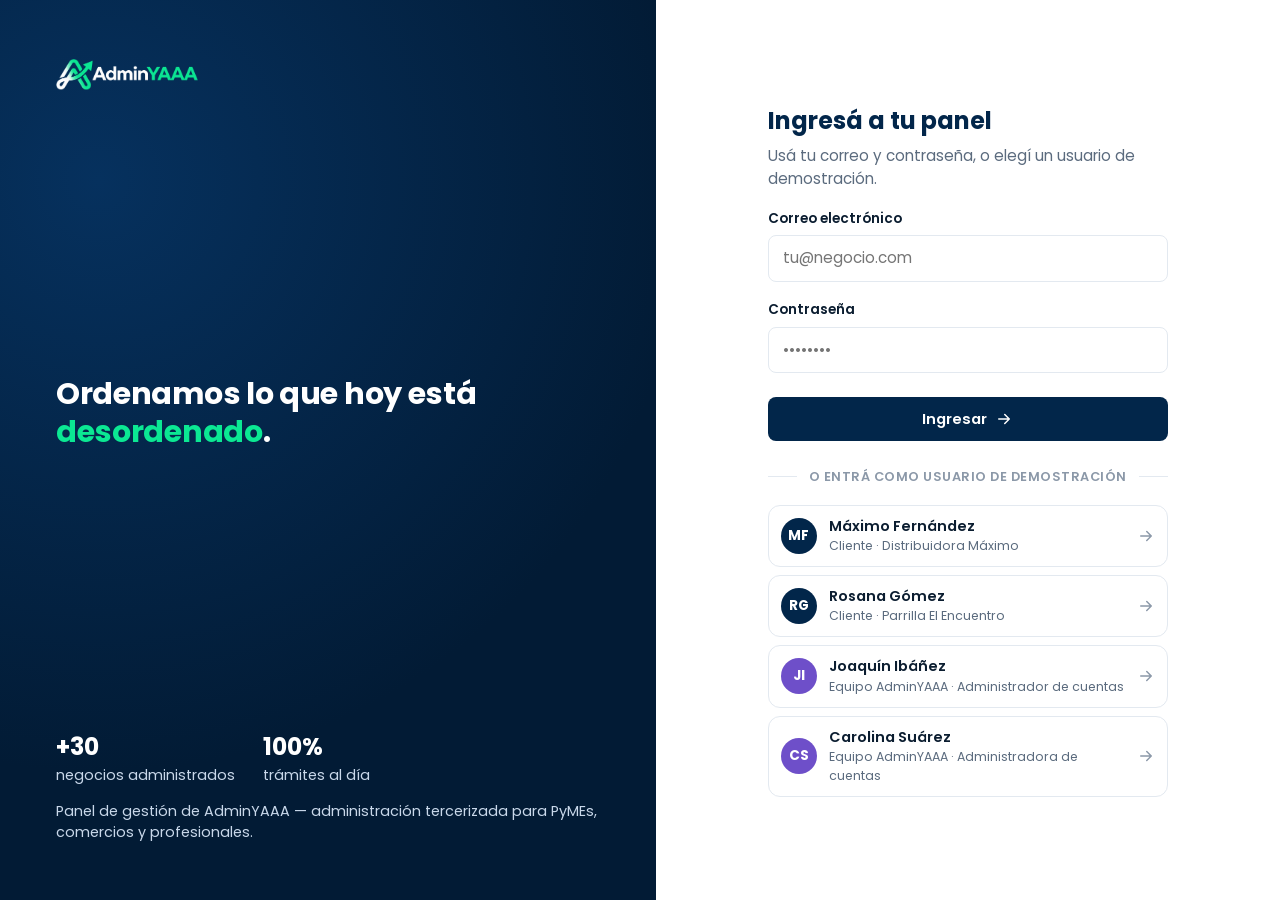
<file: index.html>
<!DOCTYPE html>
<html lang="es-AR">
<head>
<meta charset="utf-8">
<meta name="viewport" content="width=device-width, initial-scale=1, viewport-fit=cover">
<title>Ingresar | Panel AdminYAAA</title>
<meta name="robots" content="noindex, nofollow">
<link rel="icon" type="image/png" sizes="32x32" href="assets/img/favicon-32.png">
<link rel="stylesheet" href="assets/css/app.css?v=2">
</head>
<body>

<svg width="0" height="0" style="position:absolute" aria-hidden="true" focusable="false">
  <symbol id="i-arrow-right" viewBox="0 0 24 24"><path d="M5 12h14M13 6l6 6-6 6"/></symbol>
  <symbol id="i-lock" viewBox="0 0 24 24"><rect x="4" y="10" width="16" height="10" rx="2"/><path d="M8 10V7a4 4 0 0 1 8 0v3"/></symbol>
  <symbol id="i-mail" viewBox="0 0 24 24"><rect x="3" y="5" width="18" height="14" rx="2"/><path d="M3 7l9 6 9-6"/></symbol>
  <symbol id="i-alert" viewBox="0 0 24 24"><path d="M12 9v4M12 17h.01"/><path d="M10.3 3.9 2.5 18a1.5 1.5 0 0 0 1.3 2.2h16.4a1.5 1.5 0 0 0 1.3-2.2L13.7 3.9a1.5 1.5 0 0 0-2.6 0Z"/></symbol>
</svg>

<div class="login-page">
  <aside class="login-side">
    <div class="login-side-logo"><img src="assets/img/adminyaaa-logo-dark.png" alt="AdminYAAA"></div>
    <p class="login-side-quote">Ordenamos lo que hoy está <span>desordenado</span>.</p>
    <div class="login-side-foot">
      <div class="login-side-stats">
        <div><b>+30</b>negocios administrados</div>
        <div><b>100%</b>trámites al día</div>
      </div>
      <p>Panel de gestión de AdminYAAA — administración tercerizada para PyMEs, comercios y profesionales.</p>
    </div>
  </aside>

  <main class="login-main">
    <div class="login-card">
      <div class="login-logo-mobile"><img src="assets/img/adminyaaa-logo-dark.png" alt="AdminYAAA" style="filter:invert(1) brightness(0.2)"></div>
      <h1>Ingresá a tu panel</h1>
      <p class="sub">Usá tu correo y contraseña, o elegí un usuario de demostración.</p>

      <form id="login-form" novalidate>
        <div class="field" id="field-email">
          <label for="email">Correo electrónico</label>
          <input type="email" id="email" name="email" placeholder="tu@negocio.com" autocomplete="username">
          <p class="field-error">Ingresá un correo válido.</p>
        </div>
        <div class="field" id="field-pass">
          <label for="pass">Contraseña</label>
          <input type="password" id="pass" name="pass" placeholder="••••••••" autocomplete="current-password">
          <p class="field-error">Ingresá tu contraseña.</p>
        </div>
        <div class="login-error" id="login-error"><svg class="i" aria-hidden="true"><use href="#i-alert"/></svg><span>No pudimos encontrar ese usuario. Probá con uno de los accesos de demostración.</span></div>
        <div class="login-submit">
          <button class="btn btn--primary btn--block" type="submit">Ingresar<svg class="i" aria-hidden="true"><use href="#i-arrow-right"/></svg></button>
        </div>
      </form>

      <div class="login-divider">o entrá como usuario de demostración</div>
      <div class="demo-users" id="demo-users"></div>
    </div>
  </main>
</div>

<script src="assets/js/data.js?v=2"></script>
<script>
  /* Cuentas de demostración fijas (mismas que carga server/seed.py la primera vez).
     La contraseña de demo es real: pasa por /api/login como cualquier otra. */
  const DEMO_PASSWORD = 'adminyaaa2026';
  const DEMO_USERS = [
    { email: 'maximo@distribuidoramaximo.com.ar', nombre: 'Máximo Fernández', iniciales: 'MF', role: 'client', empresaNombre: 'Distribuidora Máximo' },
    { email: 'rosana@parrillaelencuentro.com.ar', nombre: 'Rosana Gómez', iniciales: 'RG', role: 'client', empresaNombre: 'Parrilla El Encuentro' },
    { email: 'joaquin@adminyaaa.com.ar', nombre: 'Joaquín Ibáñez', iniciales: 'JI', role: 'employee', cargo: 'Administrador de cuentas' },
    { email: 'carolina@adminyaaa.com.ar', nombre: 'Carolina Suárez', iniciales: 'CS', role: 'employee', cargo: 'Administradora de cuentas' },
  ];

  const demoWrap = document.getElementById('demo-users');
  DEMO_USERS.forEach(u => {
    const btn = document.createElement('button');
    btn.type = 'button';
    btn.className = 'demo-user-btn';
    btn.dataset.role = u.role;
    btn.innerHTML = `
      <span class="demo-user-avatar">${u.iniciales}</span>
      <span class="demo-user-info">
        <span class="demo-user-name">${u.nombre}</span>
        <span class="demo-user-role">${u.role === 'client' ? 'Cliente · ' + u.empresaNombre : 'Equipo AdminYAAA · ' + u.cargo}</span>
      </span>
      <svg class="i" aria-hidden="true"><use href="#i-arrow-right"/></svg>`;
    btn.addEventListener('click', () => doLogin(u.email, DEMO_PASSWORD));
    demoWrap.appendChild(btn);
  });

  const form = document.getElementById('login-form');
  const errBox = document.getElementById('login-error');
  const submitBtn = form.querySelector('button[type="submit"]');

  async function doLogin(email, password) {
    errBox.classList.remove('is-visible');
    submitBtn.disabled = true;
    const res = await AyData.login(email, password);
    if (!res.ok) {
      errBox.querySelector('span').textContent = res.error;
      errBox.classList.add('is-visible');
      submitBtn.disabled = false;
      return;
    }
    window.location.href = 'panel.html#/dashboard';
  }

  form.addEventListener('submit', (e) => {
    e.preventDefault();
    const email = document.getElementById('email').value.trim().toLowerCase();
    const pass = document.getElementById('pass').value;
    document.getElementById('field-email').classList.toggle('has-error', !email);
    document.getElementById('field-pass').classList.toggle('has-error', !pass);
    if (!email || !pass) return;
    doLogin(email, pass);
  });
</script>
</body>
</html>
</file>
<file: assets/css/app.css>
/* ==========================================================================
   AdminYAAA — Panel (app)
   Sistema de diseño SaaS B2B propio, derivado de la identidad de marca
   (azul marino + verde) pero pensado para pantallas de trabajo: alta
   densidad de información, jerarquía clara, dos experiencias distintas
   (cliente / empleado) sobre una misma base de componentes.
   ========================================================================== */

@font-face { font-family: "Poppins"; font-style: normal; font-weight: 400; font-display: swap; src: url("../fonts/poppins-400.woff2") format("woff2"); }
@font-face { font-family: "Poppins"; font-style: normal; font-weight: 500; font-display: swap; src: url("../fonts/poppins-500.woff2") format("woff2"); }
@font-face { font-family: "Poppins"; font-style: normal; font-weight: 600; font-display: swap; src: url("../fonts/poppins-600.woff2") format("woff2"); }
@font-face { font-family: "Poppins"; font-style: normal; font-weight: 700; font-display: swap; src: url("../fonts/poppins-700.woff2") format("woff2"); }

:root {
  --navy: #02264A;
  --navy-deep: #021B35;
  --navy-2: #06315E;
  --green: #0BE893;
  --green-hover: #4AF2B0;

  --ink: #0B1D30;
  --ink-muted: #5B6B7E;
  --ink-faint: #8B98A8;
  --line: #E3E9F0;
  --line-soft: #EEF2F7;
  --surface: #FFFFFF;
  --surface-alt: #F5F8FB;
  --bg: #F1F4F9;

  --amber: #B9770E;
  --amber-bg: #FDF2DD;
  --blue: #1D5FBF;
  --blue-bg: #E7EFFD;
  --red: #C23B3B;
  --red-bg: #FBE9E9;
  --green-d: #0A7A4C;
  --green-bg: #E4FAF1;
  --violet: #6E4FC9;
  --violet-bg: #EFE9FB;

  --r-sm: 8px;
  --r: 12px;
  --r-lg: 18px;
  --shadow-sm: 0 1px 2px rgba(9, 30, 66, 0.06);
  --shadow: 0 4px 16px rgba(9, 30, 66, 0.08);
  --shadow-lg: 0 12px 32px rgba(9, 30, 66, 0.16);
  --font: "Poppins", "Segoe UI", system-ui, -apple-system, Roboto, Arial, sans-serif;
  --sidebar-w: 248px;
  --topbar-h: 68px;
  --transition: 150ms ease;
}

/* ---------- Reset base ---------- */
*, *::before, *::after { box-sizing: border-box; }
html { -webkit-text-size-adjust: 100%; }
body {
  margin: 0;
  font-family: var(--font);
  font-size: 15px;
  line-height: 1.5;
  color: var(--ink);
  background: var(--bg);
}
img, svg { display: block; max-width: 100%; }
h1, h2, h3, h4, p, ul, ol, dl, dd { margin: 0; }
ul, ol { padding: 0; list-style: none; }
a { color: inherit; text-decoration: none; }
button { font: inherit; color: inherit; background: none; border: none; cursor: pointer; }
input, select, textarea { font: inherit; color: inherit; }
:focus-visible { outline: 3px solid var(--blue); outline-offset: 2px; border-radius: 6px; }
.sr-only { position: absolute; width: 1px; height: 1px; margin: -1px; padding: 0; overflow: hidden; clip: rect(0 0 0 0); white-space: nowrap; border: 0; }

.i { width: 18px; height: 18px; flex: none; fill: none; stroke: currentColor; stroke-width: 2; stroke-linecap: round; stroke-linejoin: round; }
.i--sm { width: 15px; height: 15px; }
.i--lg { width: 24px; height: 24px; }

/* ==========================================================================
   LOGIN
   ========================================================================== */
.login-page {
  min-height: 100vh;
  display: grid;
  grid-template-columns: minmax(0, 1fr);
  background: var(--navy);
}
@media (min-width: 900px) {
  .login-page { grid-template-columns: minmax(0, 1.05fr) minmax(0, 1fr); }
}
.login-side {
  display: none;
  position: relative;
  background: radial-gradient(circle at 15% 20%, var(--navy-2), var(--navy-deep) 65%);
  color: #fff;
  padding: 56px;
  flex-direction: column;
  justify-content: space-between;
}
@media (min-width: 900px) { .login-side { display: flex; } }
.login-side-logo img { height: 40px; }
.login-side-quote { font-size: 1.9rem; font-weight: 700; line-height: 1.25; max-width: 20em; letter-spacing: -0.01em; }
.login-side-quote span { color: var(--green); }
.login-side-foot { display: flex; flex-direction: column; gap: 14px; color: #C9D8EA; font-size: 0.9rem; }
.login-side-stats { display: flex; gap: 28px; }
.login-side-stats b { display: block; font-size: 1.5rem; color: #fff; }

.login-main {
  display: flex; align-items: center; justify-content: center;
  padding: 32px 20px; background: var(--surface);
}
.login-card { width: 100%; max-width: 400px; }
.login-logo-mobile { display: flex; margin-bottom: 28px; }
.login-logo-mobile img { height: 34px; }
@media (min-width: 900px) { .login-logo-mobile { display: none; } }
.login-card h1 { font-size: 1.5rem; font-weight: 700; color: var(--navy); }
.login-card .sub { margin-top: 6px; color: var(--ink-muted); font-size: 0.95rem; }

.field { margin-top: 18px; }
.field label { display: block; font-size: 0.85rem; font-weight: 600; color: var(--ink); margin-bottom: 6px; }
.field input, .field select, .field textarea {
  width: 100%; padding: 11px 14px; border-radius: var(--r-sm);
  border: 1.5px solid var(--line); background: var(--surface);
  font-size: 0.95rem; transition: border-color var(--transition);
}
.field input:focus, .field select:focus, .field textarea:focus { border-color: var(--navy); outline: none; box-shadow: 0 0 0 3px rgba(2,38,74,0.1); }
.field-error { margin-top: 6px; font-size: 0.82rem; color: var(--red); display: none; }
.field.has-error input { border-color: var(--red); }
.field.has-error .field-error { display: block; }

.btn {
  display: inline-flex; align-items: center; justify-content: center; gap: 8px;
  height: 44px; padding: 0 20px; border-radius: var(--r-sm);
  font-weight: 600; font-size: 0.92rem; cursor: pointer; border: 1.5px solid transparent;
  transition: background-color var(--transition), border-color var(--transition), color var(--transition), transform var(--transition);
  white-space: nowrap;
}
.btn:active { transform: scale(0.98); }
.btn--primary { background: var(--navy); color: #fff; }
.btn--primary:hover { background: var(--navy-2); }
.btn--accent { background: var(--green); color: var(--navy); }
.btn--accent:hover { background: var(--green-hover); }
.btn--ghost { background: transparent; color: var(--ink); border-color: var(--line); }
.btn--ghost:hover { background: var(--surface-alt); border-color: var(--ink-faint); }
.btn--danger { background: var(--red-bg); color: var(--red); }
.btn--danger:hover { background: #f6d3d3; }
.btn--sm { height: 36px; padding: 0 14px; font-size: 0.85rem; }
.btn--block { width: 100%; }
.btn[disabled] { opacity: 0.55; cursor: not-allowed; }
.btn-icon { display: inline-flex; align-items: center; justify-content: center; width: 36px; height: 36px; border-radius: var(--r-sm); color: var(--ink-muted); }
.btn-icon:hover { background: var(--surface-alt); color: var(--ink); }

.login-submit { margin-top: 24px; }
.login-divider { display: flex; align-items: center; gap: 12px; margin: 26px 0 18px; color: var(--ink-faint); font-size: 0.8rem; font-weight: 600; text-transform: uppercase; letter-spacing: 0.04em; }
.login-divider::before, .login-divider::after { content: ""; flex: 1; height: 1px; background: var(--line); }

.demo-users { display: grid; gap: 8px; }
.demo-user-btn {
  display: flex; align-items: center; gap: 12px; width: 100%;
  padding: 10px 12px; border: 1.5px solid var(--line); border-radius: var(--r);
  text-align: left; background: var(--surface); transition: border-color var(--transition), background var(--transition);
}
.demo-user-btn:hover { border-color: var(--navy); background: var(--surface-alt); }
.demo-user-avatar {
  display: grid; place-items: center; width: 36px; height: 36px; border-radius: 50%;
  background: var(--navy); color: #fff; font-weight: 700; font-size: 0.85rem; flex: none;
}
.demo-user-btn[data-role="employee"] .demo-user-avatar { background: var(--violet); }
.demo-user-info { display: flex; flex-direction: column; min-width: 0; }
.demo-user-name { font-weight: 600; font-size: 0.9rem; }
.demo-user-role { font-size: 0.78rem; color: var(--ink-muted); }
.demo-user-btn .i { margin-left: auto; color: var(--ink-faint); }

.login-error {
  display: none; align-items: center; gap: 10px; margin-top: 18px; padding: 12px 14px;
  background: var(--red-bg); color: var(--red); border-radius: var(--r-sm); font-size: 0.88rem; font-weight: 600;
}
.login-error.is-visible { display: flex; }

/* ==========================================================================
   SHELL (sidebar + topbar)
   ========================================================================== */
body.app-body { background: var(--bg); min-height: 100vh; }

.shell { display: flex; min-height: 100vh; }

.sidebar {
  width: var(--sidebar-w); flex: none; background: var(--navy);
  color: #fff; display: flex; flex-direction: column;
  position: fixed; top: 0; left: 0; bottom: 0; z-index: 40;
  transition: transform var(--transition);
}
.sidebar-brand { display: flex; align-items: center; gap: 10px; padding: 20px 20px 16px; }
.sidebar-brand img { height: 26px; }
.sidebar-role-tag {
  margin: 0 20px 14px; padding: 4px 10px; border-radius: 999px; font-size: 0.72rem;
  font-weight: 700; letter-spacing: 0.03em; text-transform: uppercase; width: fit-content;
  background: rgba(255,255,255,0.1); color: var(--on-navy, #C9D8EA);
}
.sidebar-nav { flex: 1; overflow-y: auto; padding: 4px 12px; }
.sidebar-section { margin-top: 18px; padding: 0 8px 6px; font-size: 0.7rem; font-weight: 700; text-transform: uppercase; letter-spacing: 0.06em; color: rgba(255,255,255,0.4); }
.sidebar-nav a {
  display: flex; align-items: center; gap: 12px; padding: 10px 12px; border-radius: var(--r-sm);
  font-weight: 500; font-size: 0.9rem; color: rgba(255,255,255,0.78); margin-bottom: 2px;
  transition: background var(--transition), color var(--transition);
}
.sidebar-nav a .i { color: rgba(255,255,255,0.55); }
.sidebar-nav a:hover { background: rgba(255,255,255,0.06); color: #fff; }
.sidebar-nav a.is-active { background: var(--green); color: var(--navy); font-weight: 600; }
.sidebar-nav a.is-active .i { color: var(--navy); }
.sidebar-nav .badge-count { margin-left: auto; background: rgba(255,255,255,0.14); color: #fff; font-size: 0.72rem; font-weight: 700; padding: 1px 7px; border-radius: 999px; }
.sidebar-nav a.is-active .badge-count { background: rgba(2,38,74,0.18); color: var(--navy); }

.sidebar-foot { padding: 14px 20px 18px; border-top: 1px solid rgba(255,255,255,0.1); }
.sidebar-demo-note { font-size: 0.72rem; color: rgba(255,255,255,0.45); line-height: 1.4; }

.main-col { flex: 1; margin-left: var(--sidebar-w); display: flex; flex-direction: column; min-width: 0; }

.topbar {
  height: var(--topbar-h); flex: none; display: flex; align-items: center; gap: 16px;
  padding: 0 28px; background: var(--surface); border-bottom: 1px solid var(--line);
  position: sticky; top: 0; z-index: 30;
}
.topbar-menu-btn { display: none; }
.topbar-title { font-size: 1.15rem; font-weight: 700; color: var(--navy); white-space: nowrap; }
.topbar-search { flex: 1; max-width: 420px; position: relative; display: none; }
.topbar-search input { width: 100%; padding: 9px 14px 9px 38px; border-radius: 999px; border: 1.5px solid var(--line); background: var(--surface-alt); font-size: 0.88rem; }
.topbar-search input:focus { border-color: var(--navy); background: var(--surface); }
.topbar-search .i { position: absolute; left: 13px; top: 50%; transform: translateY(-50%); color: var(--ink-faint); }
.topbar-spacer { flex: 1; }
.topbar-actions { display: flex; align-items: center; gap: 10px; margin-left: auto; }

.demo-switch { position: relative; }
.demo-switch-btn {
  display: flex; align-items: center; gap: 8px; padding: 6px 12px 6px 6px; border-radius: 999px;
  border: 1.5px solid var(--line); background: var(--surface-alt); font-size: 0.82rem; font-weight: 600;
}
.demo-switch-btn:hover { border-color: var(--ink-faint); }
.demo-switch-avatar { width: 26px; height: 26px; border-radius: 50%; background: var(--navy); color: #fff; display: grid; place-items: center; font-size: 0.72rem; font-weight: 700; }
.dropdown-panel {
  position: absolute; top: calc(100% + 8px); right: 0; width: 280px; background: var(--surface);
  border-radius: var(--r); box-shadow: var(--shadow-lg); border: 1px solid var(--line);
  padding: 8px; z-index: 50; display: none;
}
.dropdown-panel.is-open { display: block; }
.dropdown-label { padding: 8px 10px 4px; font-size: 0.72rem; font-weight: 700; text-transform: uppercase; letter-spacing: 0.04em; color: var(--ink-faint); }
.dropdown-item { display: flex; align-items: center; gap: 10px; width: 100%; padding: 9px 10px; border-radius: var(--r-sm); font-size: 0.86rem; font-weight: 500; text-align: left; }
.dropdown-item:hover { background: var(--surface-alt); }
.dropdown-item.is-current { background: var(--green-bg); color: var(--green-d); font-weight: 600; }
.dropdown-divider { height: 1px; background: var(--line); margin: 6px 4px; }
.dropdown-item .i { color: var(--ink-faint); }

.notif-btn { position: relative; }
.notif-dot { position: absolute; top: 6px; right: 7px; width: 8px; height: 8px; border-radius: 50%; background: var(--red); border: 2px solid var(--surface); }

/* ==========================================================================
   CONTENT
   ========================================================================== */
.content { flex: 1; padding: 28px; max-width: 1280px; width: 100%; margin: 0 auto; }
.page-head { display: flex; flex-wrap: wrap; align-items: flex-end; justify-content: space-between; gap: 16px; margin-bottom: 24px; }
.page-eyebrow { font-size: 0.82rem; font-weight: 700; color: var(--green-d); margin-bottom: 6px; text-transform: uppercase; letter-spacing: 0.03em; }
.page-title { font-size: 1.55rem; font-weight: 700; color: var(--navy); letter-spacing: -0.01em; }
.page-sub { margin-top: 6px; color: var(--ink-muted); font-size: 0.95rem; max-width: 46em; }
.page-actions { display: flex; gap: 10px; flex-wrap: wrap; }

.grid { display: grid; gap: 18px; }
.grid-4 { grid-template-columns: repeat(4, 1fr); }
.grid-3 { grid-template-columns: repeat(3, 1fr); }
.grid-2 { grid-template-columns: repeat(2, 1fr); }
@media (max-width: 1180px) { .grid-4 { grid-template-columns: repeat(2, 1fr); } }
@media (max-width: 720px) { .grid-4, .grid-3, .grid-2 { grid-template-columns: 1fr; } }

.card { background: var(--surface); border: 1px solid var(--line); border-radius: var(--r-lg); padding: 22px; box-shadow: var(--shadow-sm); }
.card-flat { background: var(--surface); border: 1px solid var(--line); border-radius: var(--r-lg); }
.section-title { font-size: 1.05rem; font-weight: 700; color: var(--navy); }
.section-head { display: flex; align-items: center; justify-content: space-between; gap: 12px; margin-bottom: 16px; }
.section-link { font-size: 0.85rem; font-weight: 600; color: var(--blue); display: inline-flex; align-items: center; gap: 4px; }
.section-link:hover { text-decoration: underline; }

/* Stat cards */
.stat-card { display: flex; flex-direction: column; gap: 10px; }
.stat-top { display: flex; align-items: center; justify-content: space-between; }
.stat-icon { width: 40px; height: 40px; border-radius: var(--r-sm); display: grid; place-items: center; }
.stat-icon--blue { background: var(--blue-bg); color: var(--blue); }
.stat-icon--green { background: var(--green-bg); color: var(--green-d); }
.stat-icon--amber { background: var(--amber-bg); color: var(--amber); }
.stat-icon--violet { background: var(--violet-bg); color: var(--violet); }
.stat-icon--red { background: var(--red-bg); color: var(--red); }
.stat-trend { font-size: 0.78rem; font-weight: 700; display: inline-flex; align-items: center; gap: 3px; }
.stat-trend--up { color: var(--green-d); }
.stat-trend--down { color: var(--red); }
.stat-value { font-size: 1.7rem; font-weight: 700; color: var(--navy); letter-spacing: -0.01em; }
.stat-label { font-size: 0.86rem; color: var(--ink-muted); font-weight: 500; }

/* Lists / timeline */
.activity-list { display: grid; gap: 2px; }
.activity-row { display: flex; gap: 14px; padding: 13px 4px; border-bottom: 1px solid var(--line-soft); }
.activity-row:last-child { border-bottom: none; }
.activity-icon { width: 34px; height: 34px; border-radius: 50%; display: grid; place-items: center; flex: none; }
.activity-body { min-width: 0; }
.activity-text { font-size: 0.9rem; font-weight: 500; color: var(--ink); }
.activity-meta { font-size: 0.78rem; color: var(--ink-faint); margin-top: 2px; }
.activity-empresa { font-size: 0.78rem; color: var(--blue); font-weight: 600; }

.pending-list { display: grid; gap: 10px; }
.pending-row { display: flex; align-items: center; gap: 12px; padding: 13px 14px; border-radius: var(--r); background: var(--surface-alt); }
.pending-row .i { color: var(--amber); }
.pending-text { font-size: 0.88rem; font-weight: 600; flex: 1; }
.pending-sub { font-size: 0.78rem; color: var(--ink-muted); font-weight: 400; }

/* Badges */
.badge-status { display: inline-flex; align-items: center; gap: 5px; padding: 3px 10px; border-radius: 999px; font-size: 0.76rem; font-weight: 700; white-space: nowrap; }
.badge-status::before { content: ""; width: 6px; height: 6px; border-radius: 50%; background: currentColor; }
.badge-status--pendiente, .badge-status--nuevo, .badge-status--demora { background: var(--amber-bg); color: var(--amber); }
.badge-status--proceso { background: var(--blue-bg); color: var(--blue); }
.badge-status--revision, .badge-status--esperando_info { background: var(--violet-bg); color: var(--violet); }
.badge-status--completada, .badge-status--aprobado, .badge-status--hecha, .badge-status--finalizado, .badge-status--terminado, .badge-status--disponible, .badge-status--activo { background: var(--green-bg); color: var(--green-d); }
.badge-status--rechazada, .badge-status--alerta, .badge-status--vencida, .badge-status--no_cumplido { background: var(--red-bg); color: var(--red); }
.badge-module { display: inline-flex; align-items: center; padding: 4px 11px; border-radius: 999px; font-size: 0.78rem; font-weight: 600; background: var(--surface-alt); border: 1px solid var(--line); color: var(--ink-muted); }

/* Table */
.table-wrap { overflow-x: auto; border-radius: var(--r-lg); border: 1px solid var(--line); background: var(--surface); }
table.data-table { width: 100%; border-collapse: collapse; min-width: 640px; }
.data-table th { text-align: left; font-size: 0.76rem; font-weight: 700; text-transform: uppercase; letter-spacing: 0.03em; color: var(--ink-faint); padding: 13px 18px; background: var(--surface-alt); border-bottom: 1px solid var(--line); white-space: nowrap; }
.data-table td { padding: 14px 18px; border-bottom: 1px solid var(--line-soft); font-size: 0.88rem; vertical-align: middle; }
.data-table tbody tr:last-child td { border-bottom: none; }
.data-table tbody tr { transition: background var(--transition); }
.data-table tbody tr.is-clickable { cursor: pointer; }
.data-table tbody tr.is-clickable:hover { background: var(--surface-alt); }
.cell-main { font-weight: 600; color: var(--ink); }
.cell-sub { font-size: 0.78rem; color: var(--ink-faint); margin-top: 1px; }
.cell-muted { color: var(--ink-muted); }
.row-actions { display: flex; gap: 6px; justify-content: flex-end; }

.toolbar { display: flex; flex-wrap: wrap; gap: 10px; align-items: center; margin-bottom: 16px; }
.search-box { position: relative; flex: 1; min-width: 200px; max-width: 320px; }
.search-box input { width: 100%; padding: 9px 12px 9px 36px; border-radius: var(--r-sm); border: 1.5px solid var(--line); font-size: 0.88rem; background: var(--surface); }
.search-box .i { position: absolute; left: 11px; top: 50%; transform: translateY(-50%); color: var(--ink-faint); }
.filter-select { padding: 9px 30px 9px 12px; border-radius: var(--r-sm); border: 1.5px solid var(--line); background: var(--surface); font-size: 0.86rem; font-weight: 500; }
.filter-chips { display: flex; gap: 8px; flex-wrap: wrap; }
.filter-chip { padding: 7px 14px; border-radius: 999px; border: 1.5px solid var(--line); font-size: 0.82rem; font-weight: 600; color: var(--ink-muted); background: var(--surface); }
.filter-chip.is-active { background: var(--navy); border-color: var(--navy); color: #fff; }
.filter-chip .count { opacity: 0.7; margin-left: 4px; }

/* Empty / loading states */
.empty-state { display: flex; flex-direction: column; align-items: center; justify-content: center; text-align: center; padding: 56px 24px; color: var(--ink-muted); }
.empty-state .i { width: 44px; height: 44px; color: var(--ink-faint); margin-bottom: 14px; }
.empty-state h3 { font-size: 1.02rem; font-weight: 700; color: var(--ink); margin-bottom: 6px; }
.empty-state p { font-size: 0.88rem; max-width: 30em; }
.empty-state .btn { margin-top: 16px; }

.skeleton { position: relative; overflow: hidden; background: var(--line-soft); border-radius: var(--r-sm); }
.skeleton::after {
  content: ""; position: absolute; inset: 0;
  background: linear-gradient(90deg, transparent, rgba(255,255,255,0.7), transparent);
  animation: shimmer 1.3s infinite;
}
@keyframes shimmer { from { transform: translateX(-100%); } to { transform: translateX(100%); } }
.skeleton-row { height: 52px; margin-bottom: 8px; }
.skeleton-card { height: 96px; }

/* Toasts */
.toast-stack { position: fixed; bottom: 24px; right: 24px; z-index: 200; display: flex; flex-direction: column; gap: 10px; }
.toast {
  display: flex; align-items: center; gap: 10px; padding: 13px 18px; border-radius: var(--r);
  background: var(--navy); color: #fff; box-shadow: var(--shadow-lg); font-size: 0.88rem; font-weight: 600;
  min-width: 260px; animation: toast-in 0.2s ease;
}
.toast--success { background: var(--green-d); }
.toast--error { background: var(--red); }
.toast .i { color: var(--green); flex: none; }
.toast--error .i { color: #fff; }
@keyframes toast-in { from { transform: translateY(12px); opacity: 0; } to { transform: translateY(0); opacity: 1; } }

/* Modal */
.modal-overlay {
  position: fixed; inset: 0; background: rgba(2,15,30,0.5); display: none;
  align-items: center; justify-content: center; z-index: 100; padding: 20px;
  backdrop-filter: blur(2px);
}
.modal-overlay.is-open { display: flex; }
.modal { background: var(--surface); border-radius: var(--r-lg); width: 100%; max-width: 520px; max-height: 88vh; overflow-y: auto; box-shadow: var(--shadow-lg); animation: modal-in 0.15s ease; }
.modal--lg { max-width: 760px; }
@keyframes modal-in { from { transform: translateY(8px) scale(0.98); opacity: 0; } to { transform: translateY(0) scale(1); opacity: 1; } }
.modal-head { display: flex; align-items: flex-start; justify-content: space-between; gap: 12px; padding: 20px 22px; border-bottom: 1px solid var(--line); }
.modal-title { font-size: 1.1rem; font-weight: 700; color: var(--navy); }
.modal-sub { margin-top: 4px; font-size: 0.85rem; color: var(--ink-muted); }
.modal-body { padding: 20px 22px; }
.modal-foot { display: flex; justify-content: flex-end; gap: 10px; padding: 16px 22px; border-top: 1px solid var(--line); }

/* Tabs */
.tabs { display: flex; gap: 4px; border-bottom: 1.5px solid var(--line); margin-bottom: 20px; overflow-x: auto; }
.tab-btn { padding: 11px 16px; font-size: 0.88rem; font-weight: 600; color: var(--ink-muted); border-bottom: 2px solid transparent; white-space: nowrap; }
.tab-btn:hover { color: var(--ink); }
.tab-btn.is-active { color: var(--navy); border-color: var(--green); }

/* Client profile / entity header */
.entity-head { display: flex; align-items: center; gap: 16px; margin-bottom: 22px; flex-wrap: wrap; }
.entity-avatar { width: 56px; height: 56px; border-radius: var(--r); background: var(--navy); color: #fff; display: grid; place-items: center; font-weight: 700; font-size: 1.2rem; flex: none; }
.entity-name { font-size: 1.25rem; font-weight: 700; color: var(--navy); }
.entity-meta { font-size: 0.86rem; color: var(--ink-muted); margin-top: 3px; }
.entity-modules { display: flex; gap: 6px; flex-wrap: wrap; margin-top: 8px; }
.back-link { display: inline-flex; align-items: center; gap: 6px; font-size: 0.86rem; font-weight: 600; color: var(--ink-muted); margin-bottom: 14px; }
.back-link:hover { color: var(--navy); }

/* Progress bar (stock, presupuestos) */
.progress { height: 8px; border-radius: 999px; background: var(--line-soft); overflow: hidden; }
.progress-bar { height: 100%; background: var(--green); border-radius: 999px; }
.progress-bar--amber { background: var(--amber); }
.progress-bar--red { background: var(--red); }

/* Report preview */
.report-preview { border: 1px solid var(--line); border-radius: var(--r-lg); overflow: hidden; }
.report-preview-head { padding: 18px 22px; background: var(--navy); color: #fff; display: flex; align-items: center; justify-content: space-between; gap: 12px; flex-wrap: wrap; }
.report-preview-head h3 { color: #fff; }
.report-metric-row { display: grid; grid-template-columns: repeat(auto-fit, minmax(130px, 1fr)); gap: 0; }
.report-metric { padding: 18px 22px; border-right: 1px solid var(--line); border-bottom: 1px solid var(--line); }
.report-metric:last-child { border-right: none; }
.report-metric-label { font-size: 0.76rem; color: var(--ink-faint); font-weight: 600; text-transform: uppercase; letter-spacing: 0.03em; }
.report-metric-value { font-size: 1.25rem; font-weight: 700; color: var(--navy); margin-top: 4px; }
.report-body { padding: 20px 22px; font-size: 0.9rem; color: var(--ink-muted); line-height: 1.65; }

.demo-tag { display: inline-flex; align-items: center; gap: 5px; padding: 2px 9px; border-radius: 999px; background: var(--surface-alt); border: 1px dashed var(--ink-faint); font-size: 0.7rem; font-weight: 700; color: var(--ink-faint); text-transform: uppercase; letter-spacing: 0.03em; }

/* Notes */
.note-card { padding: 16px 18px; border-radius: var(--r); background: var(--amber-bg); border: 1px solid #F1DCAF; margin-bottom: 10px; }
.note-head { display: flex; justify-content: space-between; font-size: 0.78rem; font-weight: 700; color: var(--amber); margin-bottom: 6px; }
.note-text { font-size: 0.9rem; color: var(--ink); }

/* Task board */
.task-cols { display: grid; grid-template-columns: repeat(4, 1fr); gap: 16px; align-items: start; }
@media (max-width: 1180px) { .task-cols { grid-template-columns: repeat(2, 1fr); } }
@media (max-width: 640px) { .task-cols { grid-template-columns: 1fr; } }
.task-col-head { display: flex; align-items: center; justify-content: space-between; padding: 4px 6px 12px; font-weight: 700; font-size: 0.88rem; color: var(--ink); }
.task-col-body { display: grid; gap: 10px; min-height: 40px; }
.task-card { background: var(--surface); border: 1px solid var(--line); border-radius: var(--r); padding: 14px; box-shadow: var(--shadow-sm); }
.task-card-title { font-weight: 600; font-size: 0.9rem; }
.task-card-meta { display: flex; align-items: center; justify-content: space-between; margin-top: 10px; font-size: 0.78rem; color: var(--ink-muted); }
.task-priority { display: inline-flex; align-items: center; gap: 4px; font-weight: 700; }
.task-priority--alta { color: var(--red); }
.task-priority--media { color: var(--amber); }
.task-priority--baja { color: var(--ink-muted); }

/* ==========================================================================
   EMPLOYEE THEME — same tokens, denser & cooler surfaces = distinct feel
   ========================================================================== */
body.role-employee .sidebar { background: #10151F; }
body.role-employee .sidebar-nav a.is-active { background: var(--blue); color: #fff; }
body.role-employee .sidebar-nav a.is-active .i { color: #fff; }
body.role-employee .sidebar-role-tag { background: rgba(29,95,191,0.25); color: #8FB6EE; }
body.role-employee .topbar-search { display: flex; }
body.role-employee .content { max-width: 1440px; }
body.role-employee .data-table th { padding: 11px 16px; }
body.role-employee .data-table td { padding: 11px 16px; }
body.role-employee .card { padding: 18px; }

/* ==========================================================================
   RESPONSIVE SHELL
   ========================================================================== */
@media (max-width: 980px) {
  .sidebar { transform: translateX(-100%); box-shadow: var(--shadow-lg); }
  .sidebar.is-open { transform: translateX(0); }
  .main-col { margin-left: 0; }
  .topbar-menu-btn { display: inline-flex; }
  .topbar-search { display: none !important; }
  .content { padding: 18px; }
  .sidebar-scrim { position: fixed; inset: 0; background: rgba(2,15,30,0.45); z-index: 39; display: none; }
  .sidebar-scrim.is-open { display: block; }
}
@media (max-width: 480px) {
  .topbar { padding: 0 14px; gap: 8px; }
  .topbar-title { font-size: 1rem; }
  .demo-switch-btn span:not(.demo-switch-avatar) { display: none; }
  .demo-switch-btn { padding: 6px; gap: 0; }
  .demo-switch-btn .i { display: none; }
  .dropdown-panel { right: -14px; width: 260px; }
}
@media (max-width: 640px) {
  .page-head { flex-direction: column; align-items: flex-start; }
  .page-actions { width: 100%; }
  .page-actions .btn { flex: 1; }
  .entity-head { flex-direction: column; align-items: flex-start; }
  .modal { max-height: 100vh; border-radius: var(--r-lg) var(--r-lg) 0 0; align-self: flex-end; margin-top: auto; }
  .modal-overlay { align-items: flex-end; padding: 0; }
  .toast-stack { left: 16px; right: 16px; bottom: 16px; }
  .toast { min-width: 0; }
}
</file>
